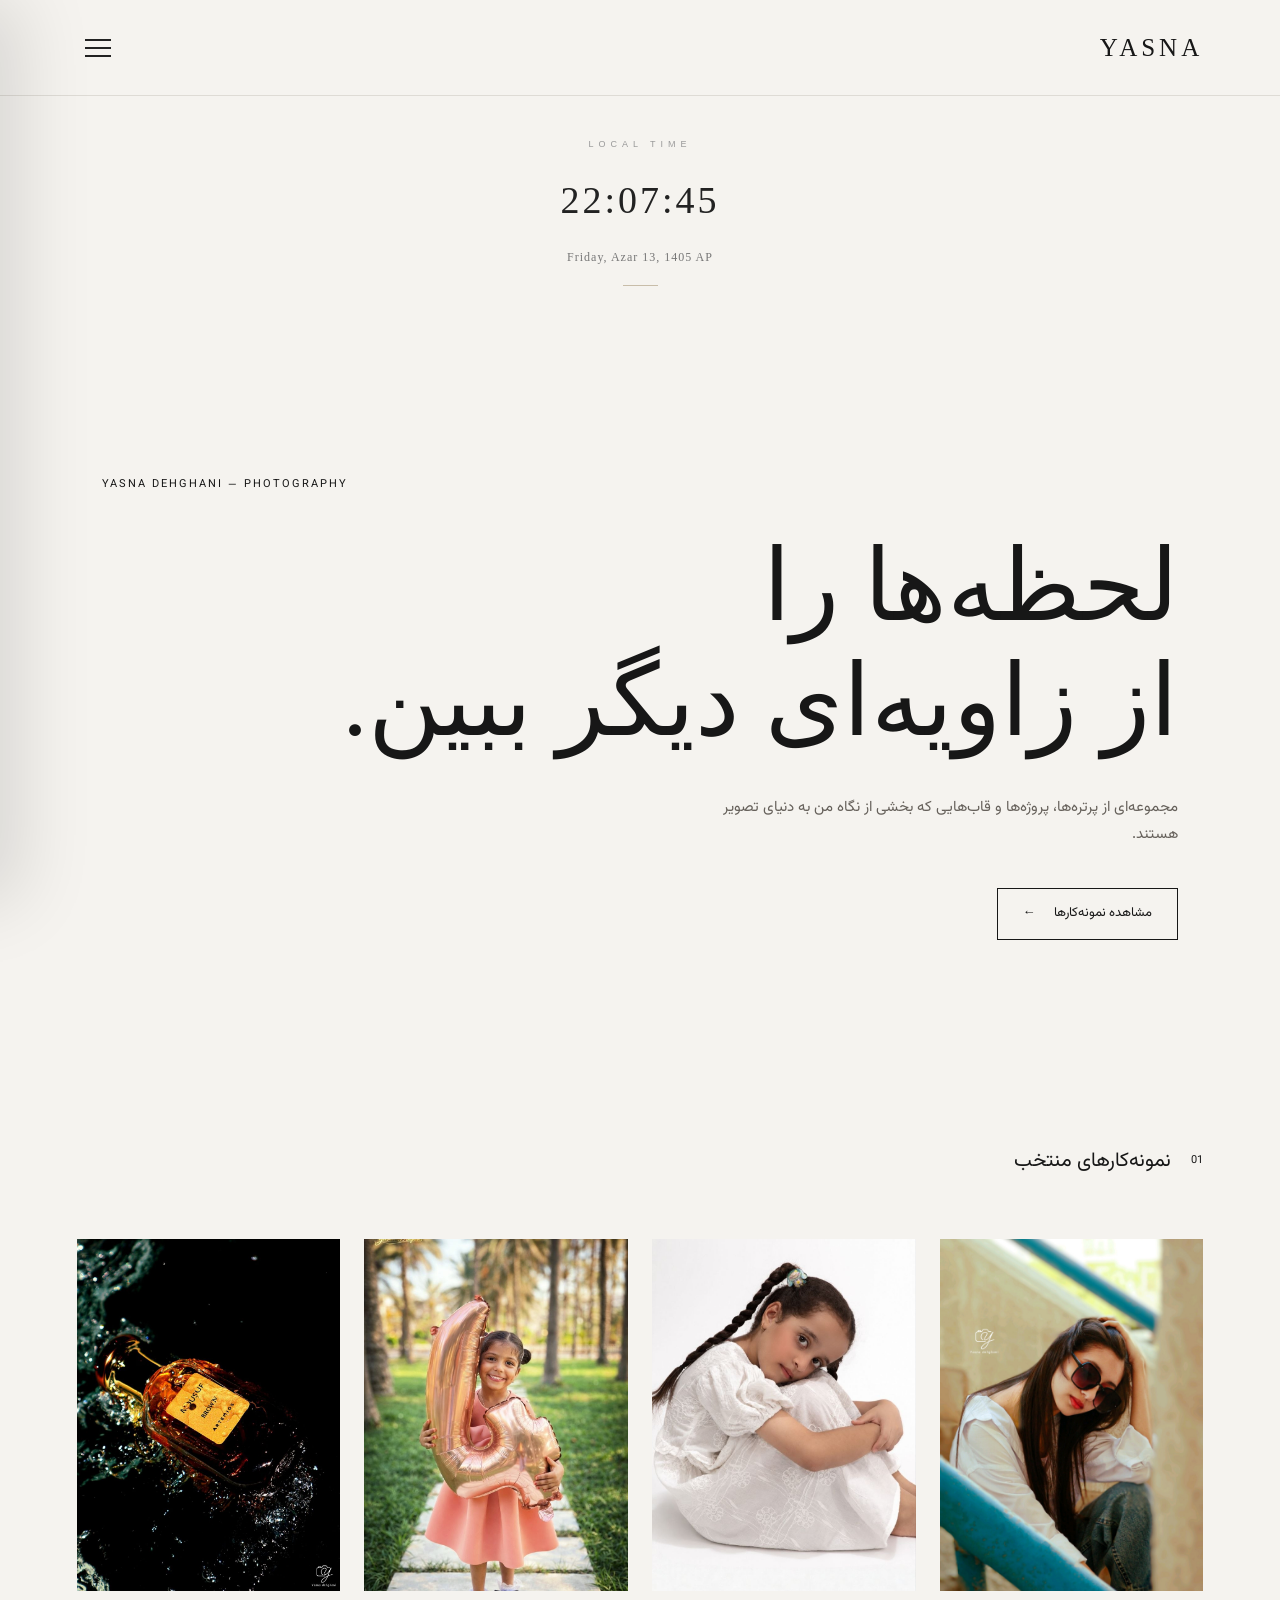
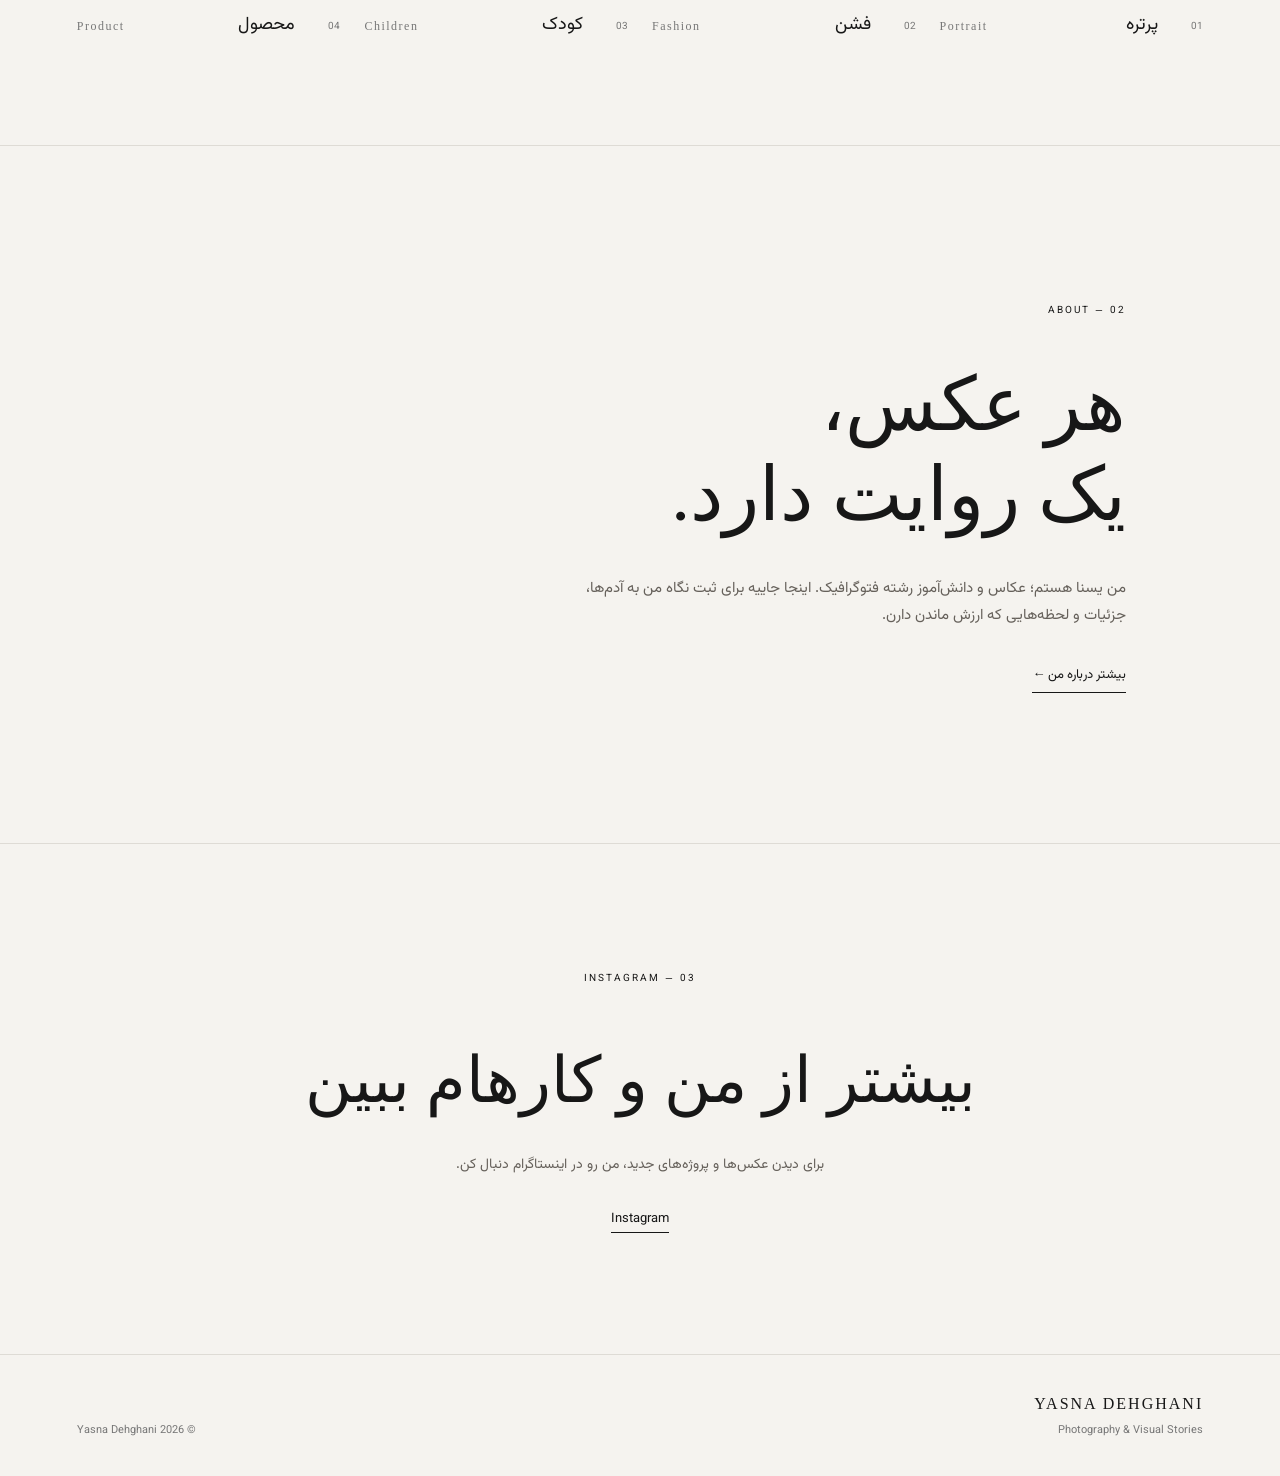
<file: index.html>
<!DOCTYPE html>
<html lang="fa">
<head>
    <meta charset="UTF-8">
    <meta name="viewport" content="width=device-width, initial-scale=1.0">
    <meta http-equiv="refresh" content="0; url=./yasna%20photography/index.html">
    <title>Yasna Dehghani | Photography</title>
</head>
<body>
    <p>در حال انتقال به سایت عکاسی یسنا دهقانی...</p>
    <a href="./yasna%20photography/index.html">ورود به سایت</a>
</body>
</html>
</file>
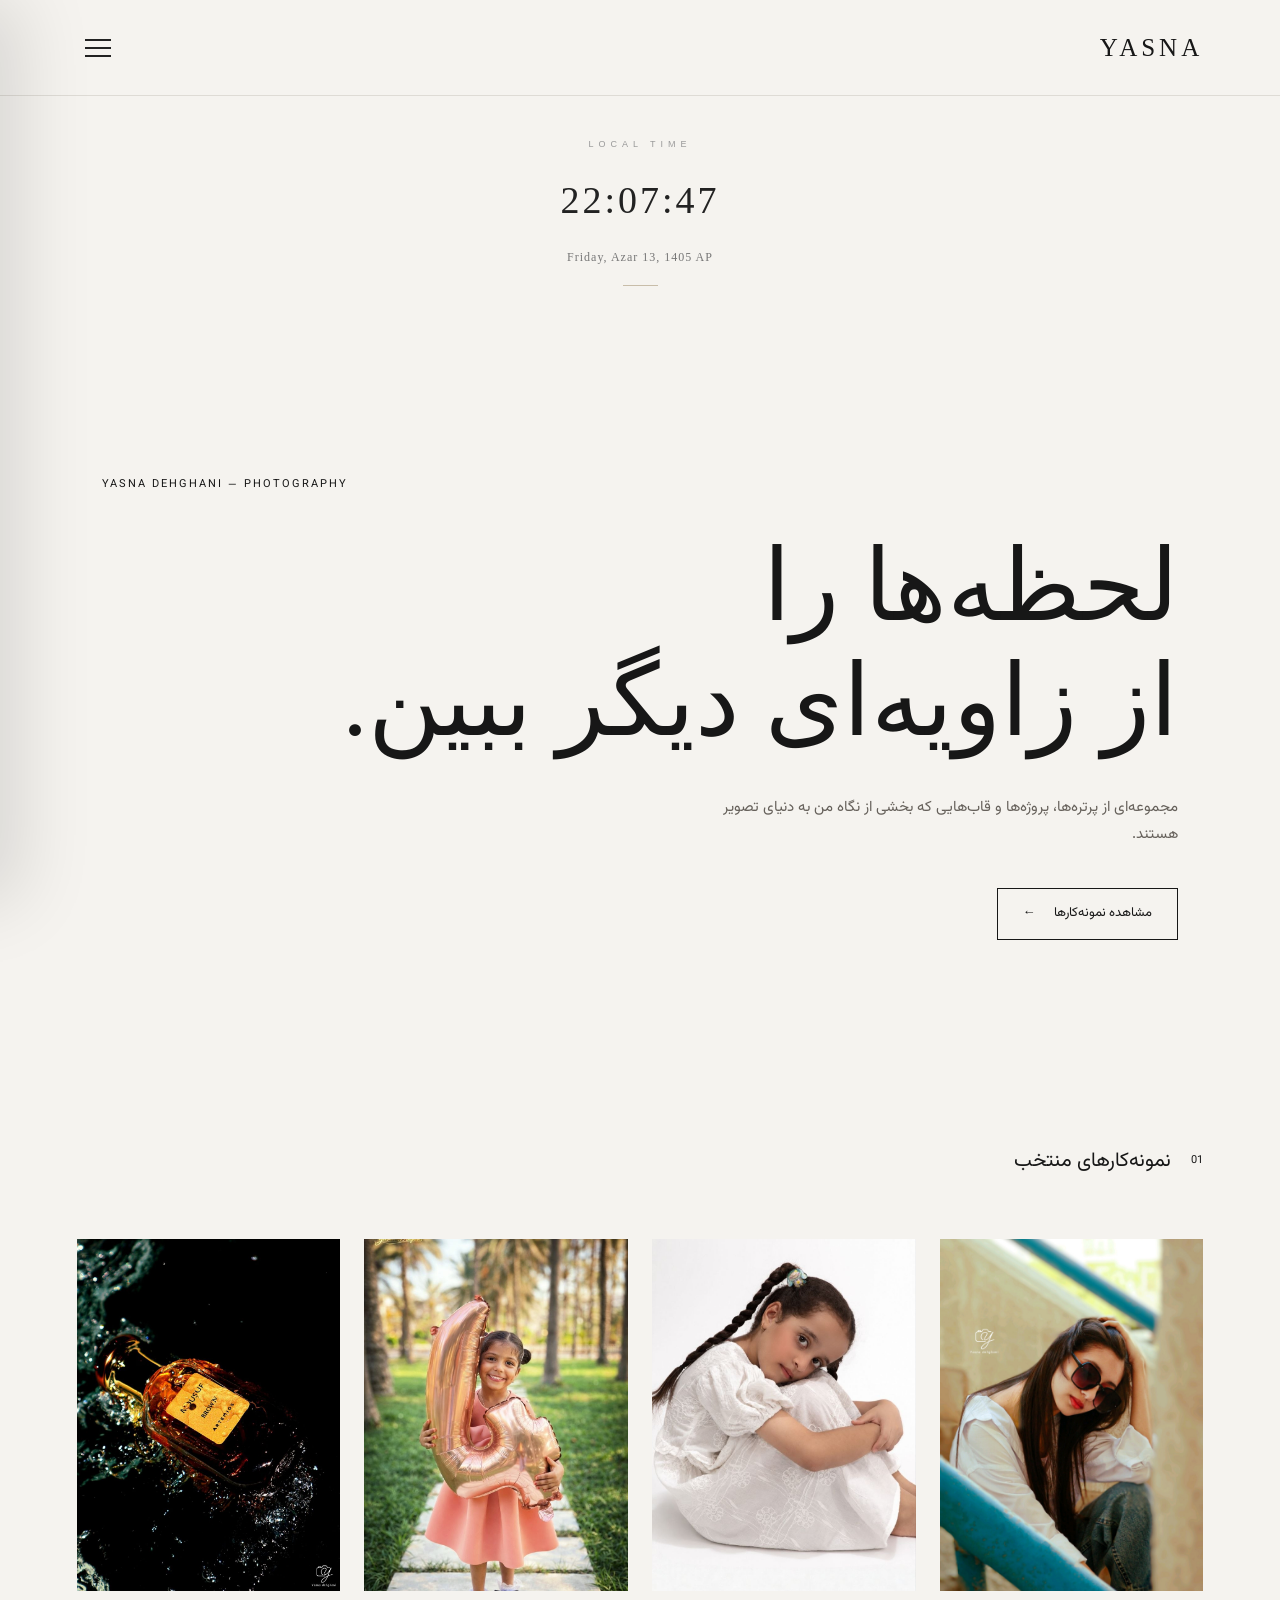
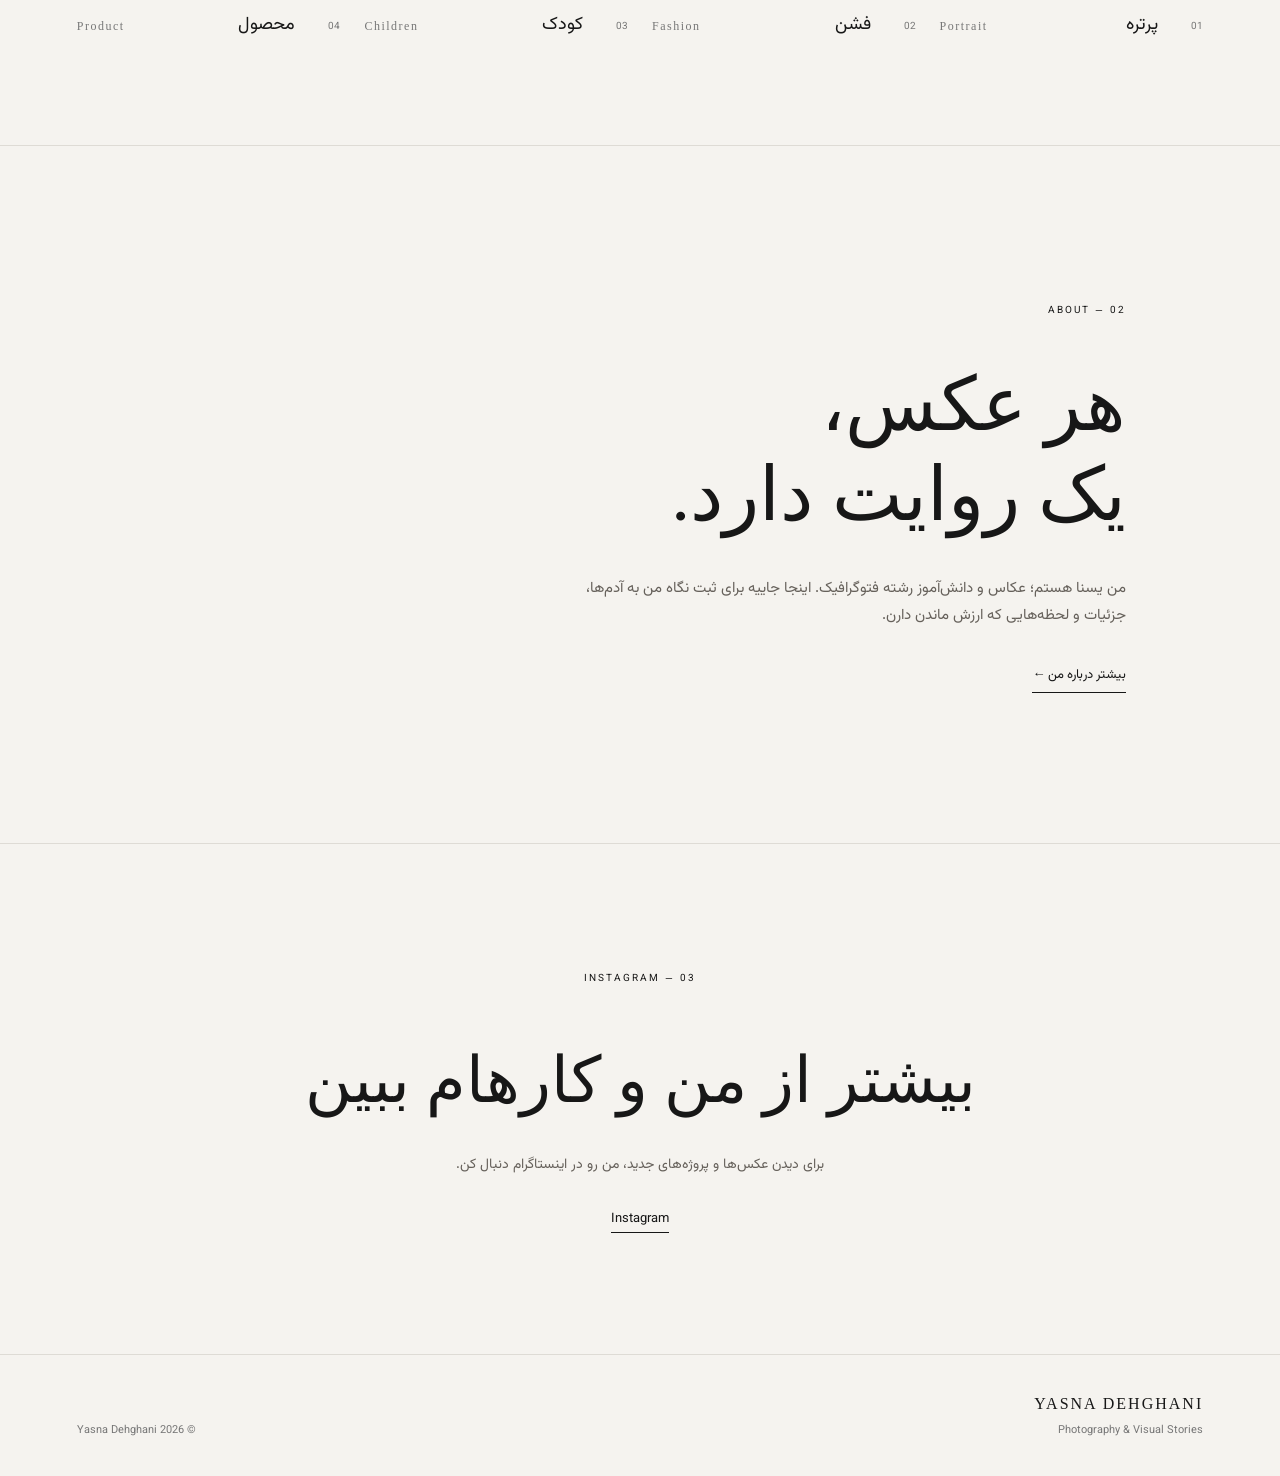
<file: yasna photography/index.html>
<!DOCTYPE html>
<html lang="fa" dir="rtl">

<head>
    <meta charset="UTF-8">
    <meta name="viewport" content="width=device-width, initial-scale=1.0">

    <title>یسنا دهقانی | عکاس</title>

    <link rel="stylesheet" href="style.css">
</head>

<body>

    <header class="site-header">

    <div class="logo">YASNA</div>

    <nav id="mainMenu">
        <a href="index.html">خانه</a>
        <a href="portfolio.html">نمونه‌کارها</a>
        <a href="about.html">درباره من</a>
        <a href="contact.html">تماس</a>
    </nav>

    <button class="menu-toggle" onclick="openMenu()" aria-label="باز کردن منو">
        <span></span>
        <span></span>
        <span></span>
    </button>

</header>

<div class="menu-overlay" id="menuOverlay" onclick="closeMenu()"></div>

<aside class="side-panel" id="sidePanel">

    <div class="editorial-top">
        <span>INDEPENDENT PHOTOGRAPHY</span>
        <span>VOL. 01 — YASNA</span>
    </div>

    <button class="close-menu" onclick="closeMenu()">×</button>

    <div class="editorial-title">
        <span class="title-number">THE VISUAL ARCHIVE</span>
        <h2>Beyond<br>the <i>frame.</i></h2>
        <div class="title-line"></div>
        <p>AN EYE FOR THE UNSEEN.</p>
    </div>

    <div class="editorial-nav-title">
        <span>INDEX</span>
        <span>CONTENTS / 04</span>
    </div>

    <div class="panel-links">
        <a href="index.html">
            <span class="link-number">01</span>
            <span class="link-name">خانه</span>
            <span class="link-arrow">↗</span>
        </a>

        <a href="portfolio.html">
            <span class="link-number">02</span>
            <span class="link-name">تمام نمونه‌کارها</span>
            <span class="link-arrow">↗</span>
        </a>

        <a href="about.html">
            <span class="link-number">03</span>
            <span class="link-name">درباره من</span>
            <span class="link-arrow">↗</span>
        </a>

        <a href="contact.html">
            <span class="link-number">04</span>
            <span class="link-name">تماس</span>
            <span class="link-arrow">↗</span>
        </a>
    </div>

    <div class="editorial-bottom">
        <span>PHOTOGRAPHY · ART · STORIES</span>
        <span>CAPTURED BY YASNA</span>
    </div>

</aside>


    <main>

<style>
.live-clock {
    direction: ltr;
    text-align: center;
    padding: 25px 15px;
    margin: 15px auto 30px;
    max-width: 340px;
    color: #222;
    font-family: Georgia, "Times New Roman", serif;
}

.live-clock .clock-label {
    font-family: Arial, sans-serif;
    font-size: 9px;
    letter-spacing: 5px;
    color: #999;
    margin-bottom: 14px;
}

.live-clock .clock-time {
    font-size: 38px;
    font-weight: normal;
    letter-spacing: 3px;
    font-variant-numeric: tabular-nums;
    margin-bottom: 12px;
}

.live-clock .clock-date {
    font-family: Georgia, "Times New Roman", serif;
    font-size: 12px;
    letter-spacing: 1px;
    color: #777;
}

.live-clock .clock-line {
    width: 35px;
    height: 1px;
    background: #c8bda9;
    margin: 17px auto 0;
}
</style>

<div class="live-clock">
    <div class="clock-label">LOCAL TIME</div>
    <div class="clock-time" id="liveTime">00:00:00</div>
    <div class="clock-date" id="liveDate">Loading date...</div>
    <div class="clock-line"></div>
</div>

<script>
function updateLiveClock() {
    const now = new Date();

    document.getElementById("liveTime").textContent =
        new Intl.DateTimeFormat("en-GB", {
            hour: "2-digit",
            minute: "2-digit",
            second: "2-digit",
            hourCycle: "h23"
        }).format(now);

    document.getElementById("liveDate").textContent =
        new Intl.DateTimeFormat("en-US-u-ca-persian", {
            weekday: "long",
            day: "numeric",
            month: "long",
            year: "numeric"
        }).format(now);
}

updateLiveClock();
setInterval(updateLiveClock, 1000);
</script>
<section class="hero">

            <p class="small-title">YASNA DEHGHANI — PHOTOGRAPHY</p>

            <h1>
                لحظه‌ها را
                <br>
                از زاویه‌ای دیگر ببین.
            </h1>

            <p class="intro">
                مجموعه‌ای از پرتره‌ها، پروژه‌ها و قاب‌هایی
                که بخشی از نگاه من به دنیای تصویر هستند.
            </p>

            <a class="button" href="portfolio.html">
                مشاهده نمونه‌کارها
                <span>←</span>
            </a>

        </section>


        <section class="featured">

            <div class="section-title">
                <span>01</span>
                <h2>نمونه‌کارهای منتخب</h2>
            </div>

            <div class="categories">

                <a href="portrait.html" class="category">
                    <div class="category-image"></div>
                    <div class="category-info">
                        <span>01</span>
                        <h3>پرتره</h3>
                        <p>Portrait</p>
                    </div>
                </a>

                <a href="fashion.html" class="category">
                    <div class="category-image"></div>
                    <div class="category-info">
                        <span>02</span>
                        <h3>فشن</h3>
                        <p>Fashion</p>
                    </div>
                </a>

                <a href="children.html" class="category">
                    <div class="category-image"></div>
                    <div class="category-info">
                        <span>03</span>
                        <h3>کودک</h3>
                        <p>Children</p>
                    </div>
                </a>

                <a href="product.html" class="category">
                    <div class="category-image"></div>
                    <div class="category-info">
                        <span>04</span>
                        <h3>محصول</h3>
                        <p>Product</p>
                    </div>
                </a>

            </div>

        </section>


        <section class="about-preview">

            <span>02 — ABOUT</span>

            <h2>
                هر عکس،
                <br>
                یک روایت دارد.
            </h2>

            <p>
                من یسنا هستم؛ عکاس و دانش‌آموز رشته فتوگرافیک.
                اینجا جاییه برای ثبت نگاه من به آدم‌ها،
                جزئیات و لحظه‌هایی که ارزش ماندن دارن.
            </p>

            <a href="about.html">بیشتر درباره من ←</a>

        </section>


        <section class="instagram">

            <span>03 — INSTAGRAM</span>

            <h2>بیشتر از من و کارهام ببین</h2>

            <p>
                برای دیدن عکس‌ها و پروژه‌های جدید،
                من رو در اینستاگرام دنبال کن.
            </p>

            <a href="https://www.instagram.com/y4sna.photography/" target="_blank" rel="noopener noreferrer">
    Instagram
</a>

        </section>

    </main>


    <footer>

        <div>
            <strong>YASNA DEHGHANI</strong>
            <p>Photography & Visual Stories</p>
        </div>

        <p>© 2026 Yasna Dehghani</p>

    </footer>
<script>
function openMenu() {
    document.getElementById("sidePanel").classList.add("active");
    document.getElementById("menuOverlay").classList.add("active");
}

function closeMenu() {
    document.getElementById("sidePanel").classList.remove("active");
    document.getElementById("menuOverlay").classList.remove("active");
}
</script>

</body>
</html>
</file>
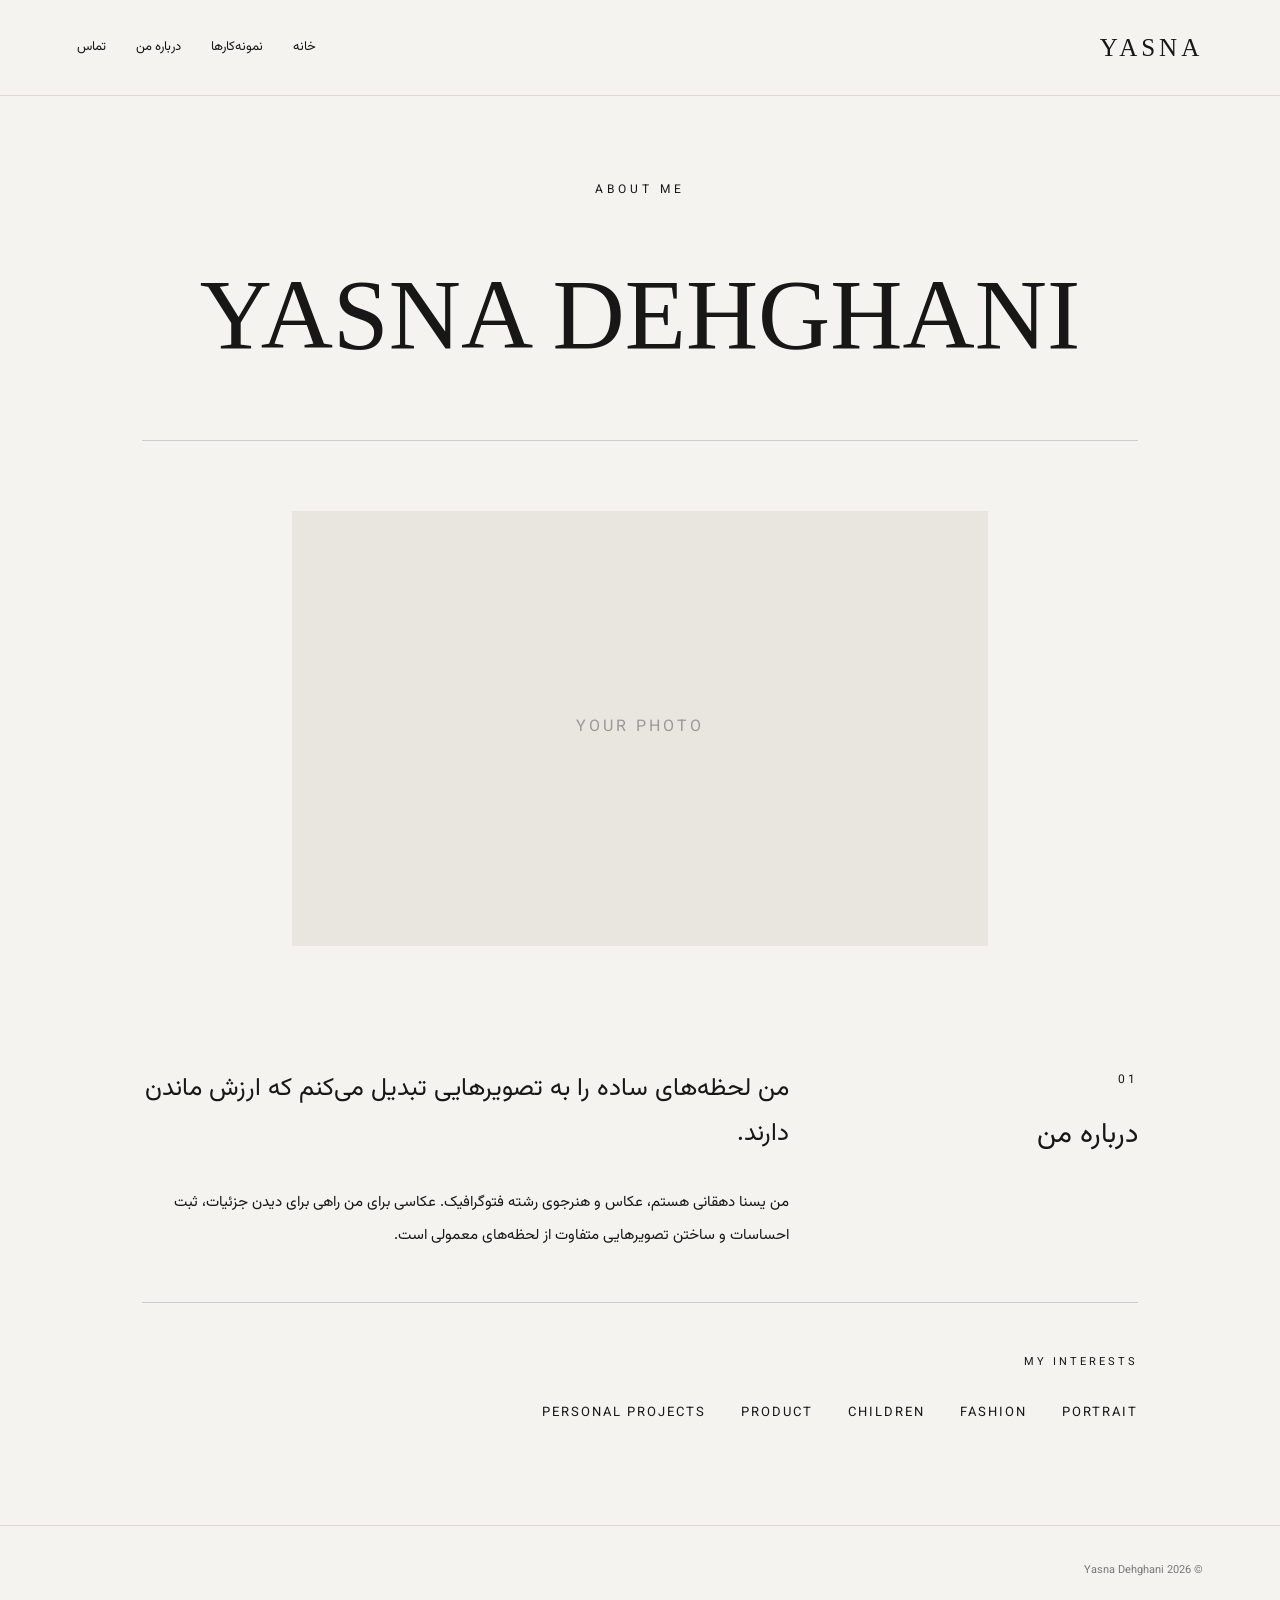
<file: yasna photography/about.html>
<!DOCTYPE html>
<html lang="fa" dir="rtl">

<head>
    <meta charset="UTF-8">
    <meta name="viewport" content="width=device-width, initial-scale=1.0">
    <title>درباره من | یسنا دهقانی</title>
    <link rel="stylesheet" href="style.css">
</head>

<body>

<header>
    <div class="logo">YASNA</div>

    <nav>
        <a href="index.html">خانه</a>
        <a href="portfolio.html">نمونه‌کارها</a>
        <a href="about.html">درباره من</a>
        <a href="#">تماس</a>
    </nav>
</header>

<main class="about-minimal">

    <div class="about-heading">
        <span>ABOUT ME</span>
        <h1>YASNA DEHGHANI</h1>
    </div>

    <div class="about-line"></div>

    <div class="about-main-image">
        <span>YOUR PHOTO</span>
    </div>

    <section class="about-story">

        <div class="about-story-title">
            <span>01</span>
            <h2>درباره من</h2>
        </div>

        <div class="about-story-text">
            <p class="about-lead">
                من لحظه‌های ساده را به تصویرهایی
                تبدیل می‌کنم که ارزش ماندن دارند.
            </p>

            <p>
                من یسنا دهقانی هستم، عکاس و هنرجوی
                رشته فتوگرافیک. عکاسی برای من راهی برای
                دیدن جزئیات، ثبت احساسات و ساختن تصویرهایی
                متفاوت از لحظه‌های معمولی است.
            </p>
        </div>

    </section>

    <div class="about-line"></div>

    <section class="about-interests">

        <span>MY INTERESTS</span>

        <div class="interest-list">
            <p>PORTRAIT</p>
            <p>FASHION</p>
            <p>CHILDREN</p>
            <p>PRODUCT</p>
            <p>PERSONAL PROJECTS</p>
        </div>

    </section>

</main>

<footer>
    <p>© 2026 Yasna Dehghani</p>
</footer>

</body>
</html>
</file>
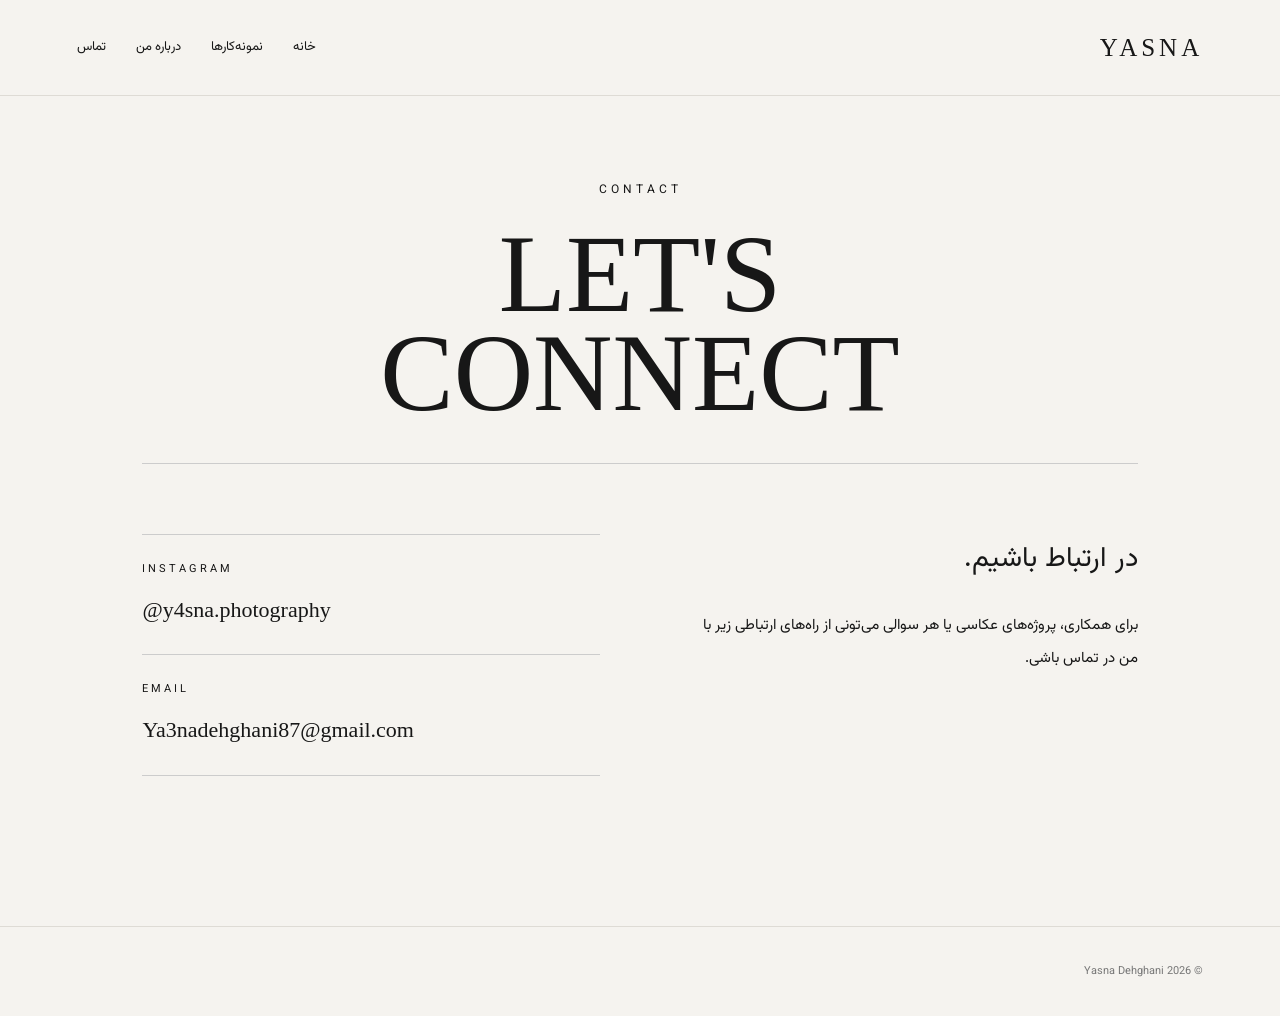
<file: yasna photography/contact.html>
<!DOCTYPE html>
<html lang="fa" dir="rtl">

<head>
    <meta charset="UTF-8">
    <meta name="viewport" content="width=device-width, initial-scale=1.0">
    <title>تماس | یسنا دهقانی</title>
    <link rel="stylesheet" href="style.css">
</head>

<body>

<header>
    <div class="logo">YASNA</div>

    <nav>
        <a href="index.html">خانه</a>
        <a href="portfolio.html">نمونه‌کارها</a>
        <a href="about.html">درباره من</a>
        <a href="contact.html">تماس</a>
    </nav>
</header>

<main class="contact-page">

    <div class="contact-heading">
        <span>CONTACT</span>
        <h1>LET'S<br>CONNECT</h1>
    </div>

    <div class="contact-line"></div>

    <section class="contact-content">

        <div class="contact-text">
            <h2>در ارتباط باشیم.</h2>

            <p>
                برای همکاری، پروژه‌های عکاسی یا هر سوالی
                می‌تونی از راه‌های ارتباطی زیر با من در تماس باشی.
            </p>
        </div>

        <div class="contact-links">

    <a href="https://instagram.com/y4sna.photography" class="contact-item">
        <span>INSTAGRAM</span>
        <strong>@y4sna.photography</strong>
    </a>

    <a href="mailto:Ya3nadehghani87@gmail.com" class="contact-item">
        <span>EMAIL</span>
        <strong>Ya3nadehghani87@gmail.com</strong>
    </a>

</div>

    </section>

</main>

<footer>
    <p>© 2026 Yasna Dehghani</p>
</footer>

</body>
</html>
</file>
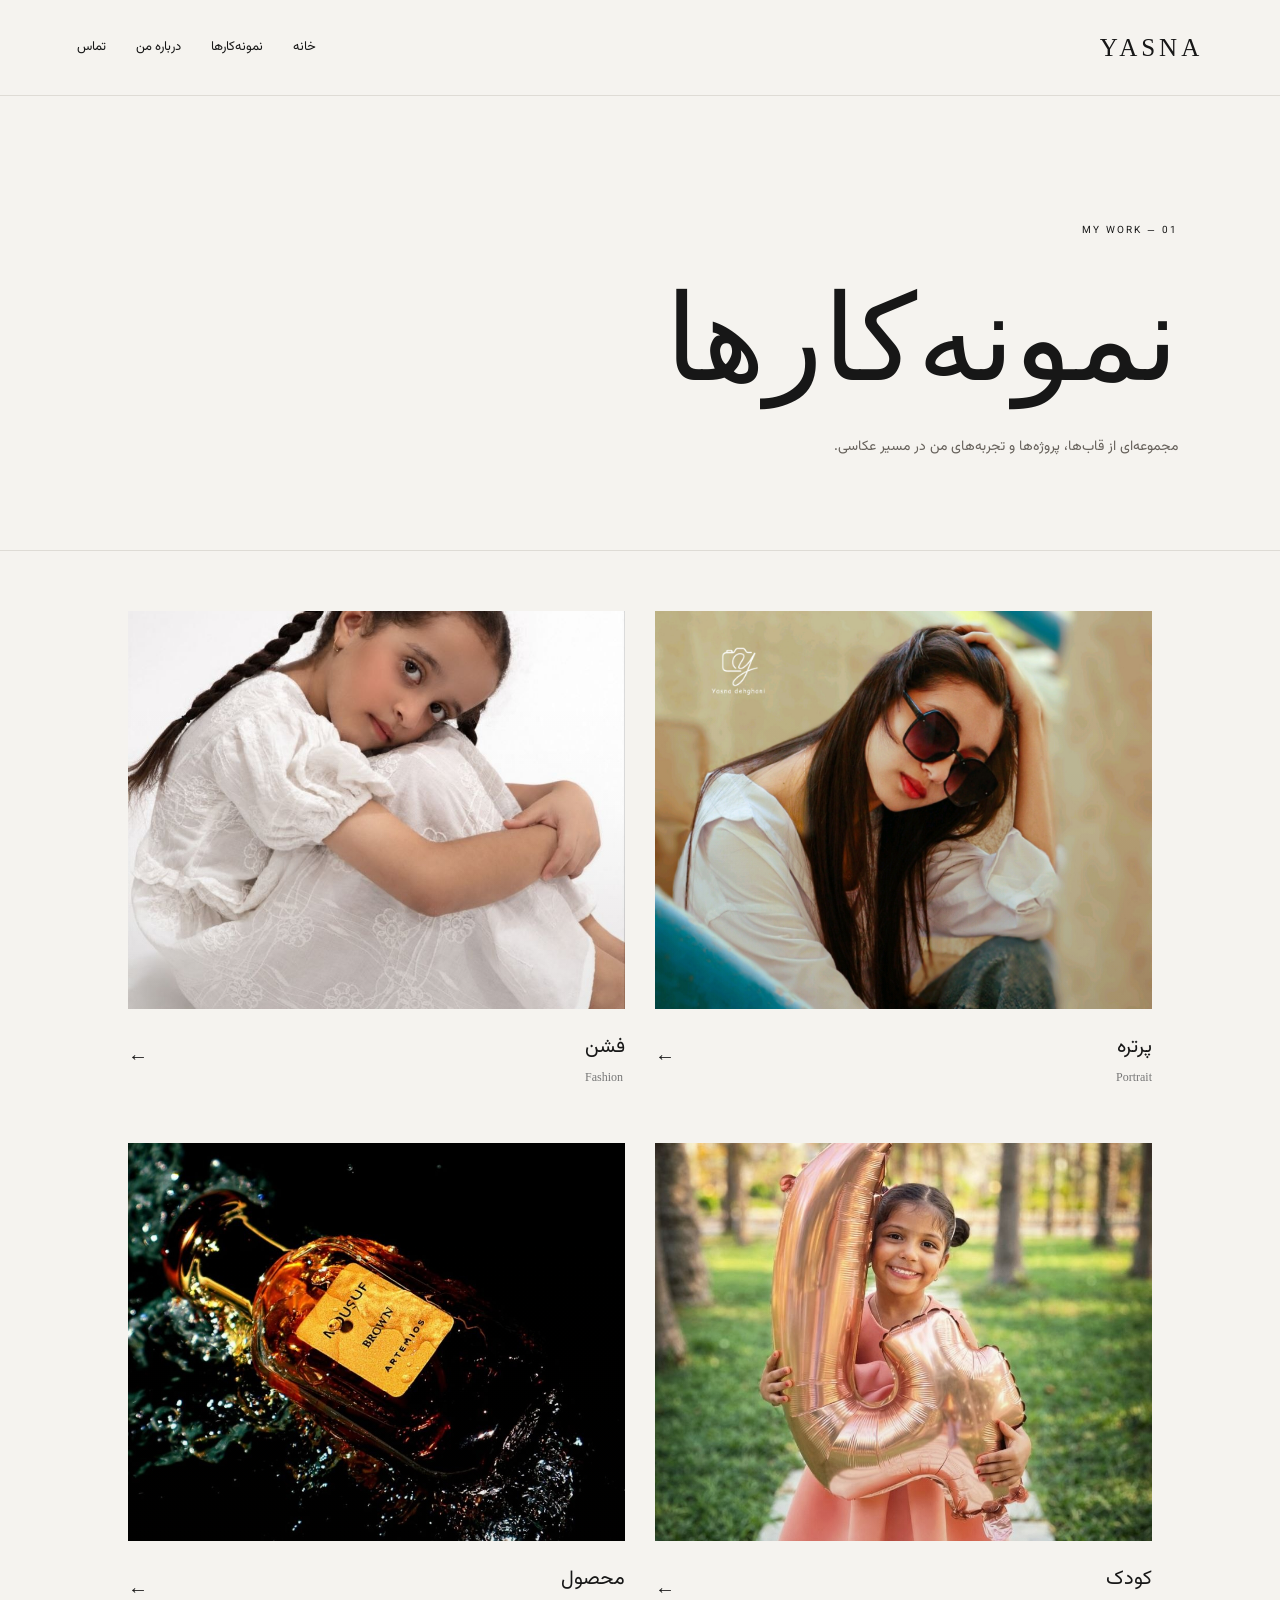
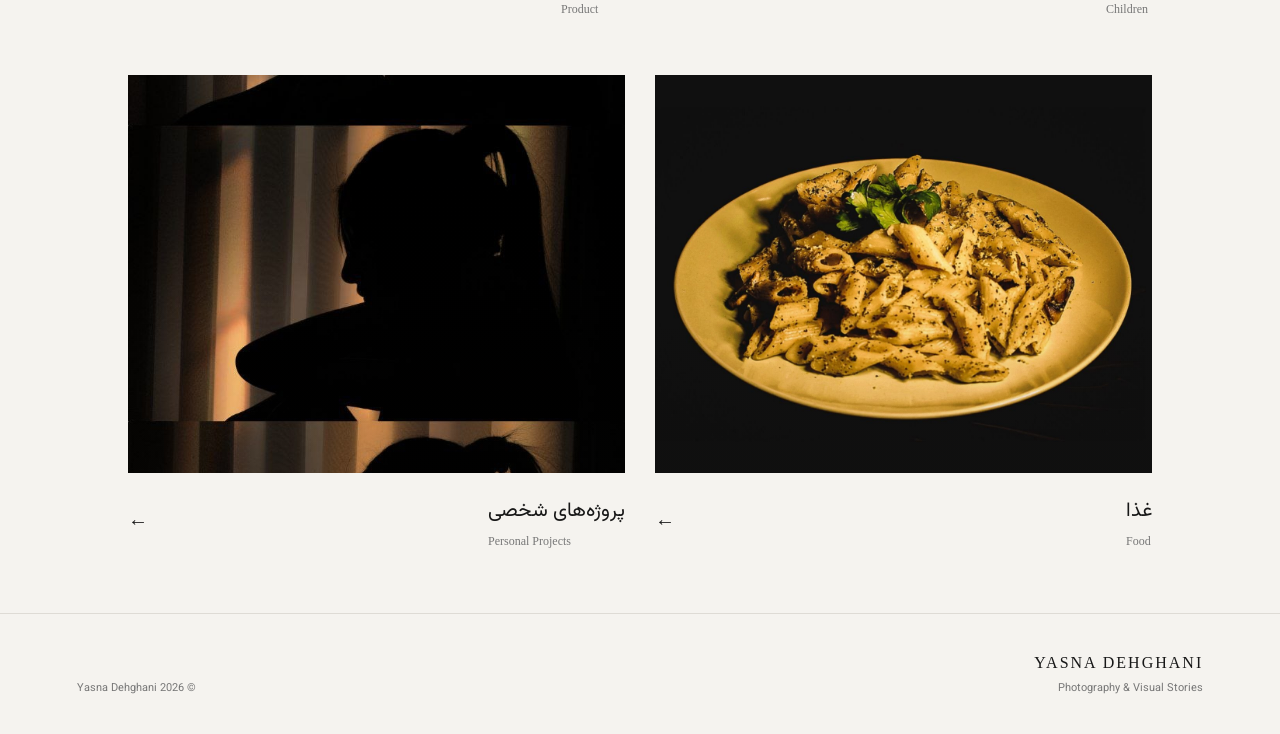
<file: yasna photography/portfolio.html>
<!DOCTYPE html>
<html lang="fa" dir="rtl">

<head>
    <meta charset="UTF-8">
    <meta name="viewport" content="width=device-width, initial-scale=1.0">

    <title>نمونه‌کارها | یسنا دهقانی</title>

    <link rel="stylesheet" href="style.css">
</head>

<body>

    <header>

        <a href="index.html" class="logo">
            YASNA
        </a>

        <nav>
            <a href="index.html">خانه</a>
            <a href="portfolio.html">نمونه‌کارها</a>
            <a href="about.html">درباره من</a>
            <a href="contact.html">تماس</a>
        </nav>

    </header>


    <main>

        <section class="portfolio-header">

            <span>MY WORK — 01</span>

            <h1>
                نمونه‌کارها
            </h1>

            <p>
                مجموعه‌ای از قاب‌ها، پروژه‌ها و تجربه‌های من
                در مسیر عکاسی.
            </p>

        </section>


        <section class="portfolio-grid">


            <a href="portrait.html" class="portfolio-card">

                <div class="portfolio-placeholder">
                    01
                </div>

                <div class="portfolio-card-info">

                    <div>
                        <h2>پرتره</h2>
                        <p>Portrait</p>
                    </div>

                    <span>←</span>

                </div>

            </a>


            <a href="fashion.html" class="portfolio-card">

                <div class="portfolio-placeholder">
                    02
                </div>

                <div class="portfolio-card-info">

                    <div>
                        <h2>فشن</h2>
                        <p>Fashion</p>
                    </div>

                    <span>←</span>

                </div>

            </a>


            <a href="children.html" class="portfolio-card">

                <div class="portfolio-placeholder">
                    03
                </div>

                <div class="portfolio-card-info">

                    <div>
                        <h2>کودک</h2>
                        <p>Children</p>
                    </div>

                    <span>←</span>

                </div>

            </a>


            <a href="product.html" class="portfolio-card">

                <div class="portfolio-placeholder">
                    04
                </div>

                <div class="portfolio-card-info">

                    <div>
                        <h2>محصول</h2>
                        <p>Product</p>
                    </div>

                    <span>←</span>

                </div>

            </a>


            <a href="food.html" class="portfolio-card">

                <div class="portfolio-placeholder">
                    05
                </div>

                <div class="portfolio-card-info">

                    <div>
                        <h2>غذا</h2>
                        <p>Food</p>
                    </div>

                    <span>←</span>

                </div>

            </a>


            <a href="personal.html" class="portfolio-card">

                <div class="portfolio-placeholder">
                    06
                </div>

                <div class="portfolio-card-info">

                    <div>
                        <h2>پروژه‌های شخصی</h2>
                        <p>Personal Projects</p>
                    </div>

                    <span>←</span>

                </div>

            </a>


        </section>

    </main>


    <footer>

        <div>
            <strong>YASNA DEHGHANI</strong>
            <p>Photography & Visual Stories</p>
        </div>

        <p>© 2026 Yasna Dehghani</p>

    </footer>

</body>
</html>
</file>
<file: yasna photography/style.css>
@import url('https://fonts.googleapis.com/css2?family=Vazirmatn:wght@300;400;500;600&display=swap');

* {
    margin: 0;
    padding: 0;
    box-sizing: border-box;
}

html {
    scroll-behavior: smooth;
}

body {
    background: #f5f3ef;
    color: #171717;
    font-family: 'Vazirmatn', sans-serif;
    line-height: 1.8;
}

a {
    color: inherit;
    text-decoration: none;
}


/* HEADER */

header {
    width: 100%;
    padding: 25px 6%;
    display: flex;
    justify-content: space-between;
    align-items: center;
    border-bottom: 1px solid #dedbd5;
}

.logo {
    font-family: Georgia, serif;
    font-size: 25px;
    letter-spacing: 4px;
    direction: ltr;
}

nav {
    display: flex;
    gap: 30px;
}

nav a {
    font-size: 13px;
    transition: opacity 0.3s;
}

nav a:hover {
    opacity: 0.5;
}


/* HERO */

.hero {
    min-height: 78vh;
    padding: 110px 8% 80px;
    display: flex;
    flex-direction: column;
    justify-content: center;
}

.small-title {
    font-size: 11px;
    letter-spacing: 2px;
    direction: ltr;
    margin-bottom: 35px;
}

.hero h1 {
    font-family: Georgia, serif;
    font-size: clamp(45px, 8vw, 100px);
    font-weight: 400;
    line-height: 1.15;
    max-width: 850px;
}

.intro {
    max-width: 480px;
    margin-top: 35px;
    font-size: 15px;
    color: #66615b;
}

.button {
    width: fit-content;
    margin-top: 40px;
    padding: 13px 25px;
    border: 1px solid #171717;
    font-size: 13px;
    transition: 0.3s;
}

.button span {
    margin-right: 15px;
}

.button:hover {
    background: #171717;
    color: #fff;
}


/* FEATURED */

.featured {
    padding: 100px 6%;
}

.section-title {
    display: flex;
    align-items: center;
    gap: 20px;
    margin-bottom: 60px;
}

.section-title span {
    font-size: 11px;
    direction: ltr;
}

.section-title h2 {
    font-size: 20px;
    font-weight: 400;
}

.categories {
    display: grid;
    grid-template-columns: repeat(2, 1fr);
    gap: 60px 35px;
}

.category {
    display: block;
}

.categories {
    display: grid;
    grid-template-columns: repeat(4, minmax(0, 1fr));
    gap: 24px;
    align-items: start;
}

.category {
    display: block;
    min-width: 0;
    text-decoration: none;
    color: inherit;
}

.category-image {
    width: 100%;
    aspect-ratio: 3 / 4;
    height: auto;
    box-sizing: border-box;
    margin: 0 0 18px;
    padding: 0;

    background-color: #ddd9d2;
    background-position: center;
    background-size: cover;
    background-repeat: no-repeat;

    overflow: hidden;
    transition: transform 0.5s ease;
}

/* PORTRAIT */
.category:nth-child(1) .category-image {
    background-image: url("images/portrait.jpg");
}

/* FASHION */
.category:nth-child(2) .category-image {
    background-image: url("images/fashion.jpg");
}

/* CHILDREN */
.category:nth-child(3) .category-image {
    background-image: url("images/children.jpg");
}

/* PRODUCT */
.category:nth-child(4) .category-image {
    background-image: url("images/product.jpg");
}

/* HOVER EFFECT */
.category:hover .category-image {
    transform: scale(1);
}

/* CATEGORY TITLES */
.category-info {
    display: grid;
    grid-template-columns: 30px 1fr;
    align-items: start;
    gap: 4px 10px;
}

.category-info > span {
    grid-row: 1 / 3;
    font-size: 11px;
    color: #9b8063;
}

.category-info h3 {
    margin: 0;
    font-size: 17px;
    font-weight: 400;
}

.category-info p {
    margin: 4px 0 0;
    font-size: 11px;
    letter-spacing: 1.5px;
    color: #8b847a;
}

/* TABLET */
@media (max-width: 900px) {
    .categories {
        grid-template-columns: repeat(2, minmax(0, 1fr));
        gap: 30px 18px;
    }
}

/* MOBILE */
@media (max-width: 480px) {
    .categories {
        grid-template-columns: repeat(2, minmax(0, 1fr));
        gap: 24px 12px;
    }

    .category-image {
        margin-bottom: 12px;
    }

    .category-info h3 {
        font-size: 15px;
    }
}

.category:hover .category-image {
    transform: scale(1);
}

.category-info {
    display: grid;
    grid-template-columns: 35px 1fr auto;
    align-items: center;
}

.category-info span {
    font-size: 10px;
    color: #777;
}

.category-info h3 {
    font-size: 18px;
    font-weight: 400;
}

.category-info p {
    font-family: Georgia, serif;
    font-size: 12px;
    direction: ltr;
    color: #777;
}


/* ABOUT */

.about-preview {
    padding: 150px 12%;
    border-top: 1px solid #dedbd5;
}

.about-preview > span,
.instagram > span {
    font-size: 10px;
    letter-spacing: 2px;
    direction: ltr;
}

.about-preview h2 {
    font-family: Georgia, serif;
    font-size: clamp(40px, 6vw, 75px);
    font-weight: 400;
    line-height: 1.2;
    margin: 35px 0;
}

.about-preview p {
    max-width: 550px;
    color: #66615b;
    font-size: 15px;
}

.about-preview a {
    display: inline-block;
    margin-top: 35px;
    border-bottom: 1px solid #171717;
    padding-bottom: 5px;
    font-size: 13px;
}


/* INSTAGRAM */

.instagram {
    padding: 120px 6%;
    text-align: center;
    border-top: 1px solid #dedbd5;
}

.instagram h2 {
    font-family: Georgia, serif;
    font-size: clamp(35px, 5vw, 65px);
    font-weight: 400;
    margin: 30px 0 15px;
}

.instagram p {
    color: #66615b;
    font-size: 14px;
}

.instagram a {
    display: inline-block;
    margin-top: 30px;
    font-size: 13px;
    border-bottom: 1px solid #171717;
}


/* FOOTER */

footer {
    border-top: 1px solid #dedbd5;
    padding: 35px 6%;
    display: flex;
    justify-content: space-between;
    align-items: end;
}

footer strong {
    font-family: Georgia, serif;
    letter-spacing: 2px;
    font-weight: 400;
    direction: ltr;
}

footer p {
    font-size: 11px;
    color: #777;
}


/* MOBILE */

@media (max-width: 700px) {

    header {
    padding: 20px 3%;
    display: flex;
    justify-content: space-between;
    align-items: center;
}

    .logo {
        font-size: 20px;
    }
nav {
        gap: 12px;
    }

    nav a {
        font-size: 10px;
    }

    .hero {
        min-height: 75vh;
        padding: 70px 7% 60px;
    }

    .small-title {
        font-size: 9px;
        margin-bottom: 25px;
    }

    .hero h1 {
        font-size: 48px;
    }

    .intro {
        font-size: 13px;
        margin-top: 25px;
    }

    .featured {
        padding: 80px 6%;
    }

    .categories {
        grid-template-columns: 1fr;
        gap: 45px;
    }

    .category-image {
        aspect-ratio: 4 / 5;
    }

    .about-preview {
        padding: 100px 8%;
    }

    .about-preview h2 {
        font-size: 45px;
    }

    .instagram {
        padding: 90px 7%;
    }

    footer {
        padding: 30px 6%;
        flex-direction: column;
        align-items: flex-start;
        gap: 20px;
    }
}
/* PORTFOLIO PAGE */

.portfolio-header {
    padding: 120px 8% 90px;
    border-bottom: 1px solid #dedbd5;
}

.portfolio-header span {
    font-size: 10px;
    letter-spacing: 2px;
    direction: ltr;
}

.portfolio-header h1 {
    font-family: Georgia, serif;
    font-size: clamp(55px, 10vw, 120px);
    font-weight: 400;
    line-height: 1;
    margin: 35px 0;
}

.portfolio-header p {
    max-width: 500px;
    color: #66615b;
    font-size: 14px;
}


/* PORTFOLIO GRID */

.portfolio-grid {
    padding: 90px 6%;
    display: grid;
    grid-template-columns: repeat(2, 1fr);
    gap: 80px 35px;
}

.portfolio-card {
    display: block;
}

.portfolio-placeholder {
    width: 100%;
    aspect-ratio: 4 / 5;
    position: relative;
    overflow: hidden;
    isolation: isolate;

    display: flex;
    align-items: center;
    justify-content: center;

    font-family: Georgia, serif;
    font-size: 0;
    color: transparent;

    background-color: #ddd9d2;
    background-position: center;
    background-size: cover;
    background-repeat: no-repeat;

    transition: background-size 1.2s ease;
}


.portfolio-card:nth-child(1) .portfolio-placeholder {
    background-image: url("images/portrait.jpg");
}

.portfolio-card:nth-child(2) .portfolio-placeholder {
    background-image: url("images/fashion.jpg");
}

.portfolio-card:nth-child(3) .portfolio-placeholder {
    background-image: url("images/children.jpg");
}

.portfolio-card:nth-child(4) .portfolio-placeholder {
    background-image: url("images/product.jpg");
}

.portfolio-card:nth-child(5) .portfolio-placeholder {
    background-image: url("images/food.jpg");
}

.portfolio-card:nth-child(6) .portfolio-placeholder {
    background-image: url("images/personal.jpg");
}


.portfolio-placeholder::after {
    content: "";
    position: absolute;
    inset: 0;

    background: linear-gradient(
        to top,
        rgba(12, 10, 8, 0.55),
        rgba(12, 10, 8, 0.08) 50%,
        transparent 80%
    );

    opacity: 0.15;
    transition: opacity 0.8s ease;
    pointer-events: none;
}



.portfolio-card-info {
    display: flex;
    justify-content: space-between;
    align-items: center;
    padding-top: 20px;
}

.portfolio-card-info h2 {
    font-size: 20px;
    font-weight: 400;
}

.portfolio-card-info p {
    font-family: Georgia, serif;
    direction: ltr;
    color: #777;
    font-size: 12px;
    margin-top: 2px;
}

.portfolio-card-info > span {
    font-size: 20px;
    transition: transform 0.3s ease;
}

.portfolio-card:hover .portfolio-card-info > span {
    transform: translateX(-8px);
}


/* PORTFOLIO MOBILE */

@media (max-width: 700px) {

    .portfolio-header {
        padding: 80px 7% 65px;
    }

    .portfolio-header h1 {
        font-size: 58px;
        margin: 25px 0;
    }

    .portfolio-header p {
        font-size: 13px;
    }

    .portfolio-grid {
        padding: 60px 6%;
        grid-template-columns: 1fr;
        gap: 55px;
    }

    .portfolio-placeholder {
        aspect-ratio: 4 / 5;
    }

    .portfolio-card-info h2 {
        font-size: 18px;
    }
}
/* PROJECT PAGE */

.project-header {
    padding: 120px 8% 90px;
    border-bottom: 1px solid #dedbd5;
}

.project-header span {
    font-size: 10px;
    letter-spacing: 2px;
    direction: ltr;
}

.project-header h1 {
    font-family: Georgia, serif;
    font-size: clamp(65px, 12vw, 140px);
    font-weight: 400;
    line-height: 1;
    margin: 30px 0;
}

.project-header p {
    max-width: 500px;
    color: #66615b;
    font-size: 14px;
}


/* GALLERY */

.gallery {
    padding: 100px 6%;
    display: grid;
    grid-template-columns: repeat(2, 1fr);
    gap: 80px 30px;
}

.photo-placeholder {
    width: 100%;
    aspect-ratio: 4 / 5;
    background: #ddd9d2;

    display: flex;
    align-items: center;
    justify-content: center;

    font-family: Georgia, serif;
    font-size: 35px;
    color: #aaa49b;
}


/* BACK */

.back-link {
    padding: 20px 6% 120px;
}

.back-link a {
    font-size: 13px;
    border-bottom: 1px solid #171717;
    padding-bottom: 5px;
}


/* PROJECT MOBILE */

@media (max-width: 700px) {

    .project-header {
        padding: 80px 7% 60px;
    }

    .project-header h1 {
        font-size: 70px;
        margin: 25px 0;
    }

    .gallery {
        padding: 60px 6%;
        grid-template-columns: 1fr;
        gap: 45px;
    }

    .back-link {
        padding-bottom: 80px;
    }
}
/* REFINED PORTFOLIO SIZE */

.portfolio-grid {
    padding: 60px 10%;
    gap: 55px 30px;
}

.portfolio-placeholder {
    aspect-ratio: 5 / 4;
}

.gallery {
    padding: 60px 10%;
    gap: 45px 25px;
}

.photo-placeholder {
    aspect-ratio: 5 / 4;
    font-size: 25px;
}

.project-header {
    padding: 80px 10% 55px;
}

.project-header h1 {
    font-size: clamp(48px, 7vw, 85px);
    margin: 22px 0;
}

@media (max-width: 700px) {

    .portfolio-grid {
        padding: 40px 7%;
        gap: 35px 20px;
    }

    .portfolio-placeholder {
        aspect-ratio: 4 / 3;
    }

    .gallery {
        padding: 40px 7%;
        gap: 25px;
    }

    .photo-placeholder {
        aspect-ratio: 4 / 3;
    }

    .project-header {
        padding: 60px 7% 40px;
    }

    .project-header h1 {
        font-size: 52px;
    }
}
.featured-card {
    aspect-ratio: 16 / 9;
    height: auto;
    min-height: 0;
}

.featured-grid {
    padding: 40px 15%;
    gap: 25px;
}

@media (max-width: 700px) {
    .featured-card {
        aspect-ratio: 16 / 9;
    }

    .featured-grid {
        padding: 30px 10%;
    }
}
.about-page {
    min-height: 70vh;
    padding: 100px 15%;
    display: flex;
    flex-direction: column;
    justify-content: center;
    max-width: 1000px;
    margin: auto;
}

.about-page > span {
    font-size: 13px;
    letter-spacing: 4px;
    direction: ltr;
    text-align: left;
    margin-bottom: 25px;
}

.about-page h1 {
    font-family: Georgia, serif;
    font-size: clamp(55px, 9vw, 110px);
    font-weight: 400;
    margin: 0 0 10px;
    line-height: 1;
}

.about-page h2 {
    font-size: 20px;
    font-weight: 400;
    margin: 0 0 40px;
}

.about-page p {
    max-width: 650px;
    font-size: 16px;
    line-height: 2.2;
    margin: 0 0 20px;
}

@media (max-width: 700px) {

    .about-page {
        padding: 70px 9%;
    }

    .about-page h1 {
        font-size: 58px;
    }

    .about-page h2 {
        font-size: 17px;
        margin-bottom: 30px;
    }

    .about-page p {
        font-size: 15px;
        line-height: 2;
    }
}
.about-new {
    padding: 70px 10%;
}

.about-top {
    display: flex;
    justify-content: space-between;
    align-items: center;
    margin-bottom: 90px;
    font-size: 12px;
    letter-spacing: 3px;
    direction: ltr;
}

.about-intro {
    display: grid;
    grid-template-columns: 1fr 1fr;
    gap: 80px;
    align-items: end;
}

.about-title h1 {
    font-family: Georgia, serif;
    font-size: clamp(55px, 9vw, 120px);
    font-weight: 400;
    line-height: 0.9;
    margin: 0;
    direction: ltr;
    text-align: left;
}

.about-description {
    max-width: 480px;
}

.about-big {
    font-size: 25px !important;
    line-height: 1.8 !important;
    margin-bottom: 35px !important;
}

.about-description p {
    font-size: 15px;
    line-height: 2.2;
}

.about-photo {
    width: 70%;
    margin: 100px auto;
}

.about-photo div {
    aspect-ratio: 4 / 3;
    background: #e9e6e0;
    display: flex;
    align-items: center;
    justify-content: center;
    color: #999;
    letter-spacing: 3px;
    direction: ltr;
}

.about-bottom {
    border-top: 1px solid #ccc;
    padding-top: 25px;
    display: flex;
    justify-content: space-between;
    gap: 30px;
    font-size: 12px;
    letter-spacing: 2px;
}

@media (max-width: 700px) {

    .about-new {
        padding: 45px 7%;
    }

    .about-top {
        margin-bottom: 60px;
    }

    .about-intro {
        grid-template-columns: 1fr;
        gap: 45px;
    }

    .about-title h1 {
        font-size: 62px;
    }

    .about-big {
        font-size: 20px !important;
    }

    .about-photo {
        width: 100%;
        margin: 65px auto;
    }

    .about-bottom {
        display: block;
    }

    .about-bottom p {
        margin-top: 20px;
        line-height: 2;
    }
}
.about-minimal {
    width: 100%;
    max-width: 1200px;
    margin: 0 auto;
    padding: 80px 8%;
    box-sizing: border-box;
}

.about-heading {
    text-align: center;
    margin-bottom: 35px;
}

.about-heading span {
    font-size: 12px;
    letter-spacing: 4px;
}

.about-heading h1 {
    font-family: Georgia, serif;
    font-size: clamp(45px, 8vw, 100px);
    font-weight: 400;
    direction: ltr;
    margin: 20px 0 0;
}

.about-line {
    width: 100%;
    height: 1px;
    background: #ccc;
}

.about-main-image {
    width: 70%;
    max-width: 750px;
    aspect-ratio: 16 / 10;
    margin: 70px auto;
    background: #e9e6e0;
    display: flex;
    align-items: center;
    justify-content: center;
    color: #999;
    letter-spacing: 3px;
    direction: ltr;
}

.about-story {
    display: grid;
    grid-template-columns: 30% 70%;
    gap: 50px;
    padding: 50px 0;
}

.about-story-title span {
    font-size: 12px;
    letter-spacing: 3px;
}

.about-story-title h2 {
    font-size: 28px;
    font-weight: 400;
    margin-top: 15px;
}

.about-story-text {
    max-width: 650px;
}

.about-lead {
    font-size: 25px !important;
    line-height: 1.8 !important;
    margin-bottom: 30px !important;
}

.about-story-text p {
    font-size: 15px;
    line-height: 2.2;
}

.about-interests {
    padding: 45px 0 20px;
}

.about-interests > span {
    font-size: 11px;
    letter-spacing: 3px;
}

.interest-list {
    display: flex;
    flex-wrap: wrap;
    gap: 15px 35px;
    margin-top: 25px;
}

.interest-list p {
    margin: 0;
    font-size: 13px;
    letter-spacing: 2px;
    direction: ltr;
}

@media (max-width: 700px) {

    .about-minimal {
        padding: 55px 7%;
    }

    .about-heading h1 {
        font-size: 48px;
    }

    .about-main-image {
        width: 100%;
        margin: 50px auto;
    }

    .about-story {
        grid-template-columns: 1fr;
        gap: 20px;
    }

    .about-lead {
        font-size: 20px !important;
    }

    .interest-list {
        gap: 15px 20px;
    }
}
.contact-page {
    width: 100%;
    max-width: 1200px;
    margin: 0 auto;
    padding: 80px 8%;
    box-sizing: border-box;
}

.contact-heading {
    text-align: center;
    margin-bottom: 40px;
}

.contact-heading span {
    font-size: 12px;
    letter-spacing: 4px;
}

.contact-heading h1 {
    font-family: Georgia, serif;
    font-size: clamp(55px, 9vw, 110px);
    font-weight: 400;
    line-height: 0.9;
    direction: ltr;
    margin: 20px 0;
}

.contact-line {
    width: 100%;
    height: 1px;
    background: #ccc;
}

.contact-content {
    display: grid;
    grid-template-columns: 1fr 1fr;
    gap: 80px;
    padding: 70px 0;
}

.contact-text {
    max-width: 450px;
}

.contact-text h2 {
    font-size: 28px;
    font-weight: 400;
    margin-bottom: 25px;
}

.contact-text p {
    font-size: 15px;
    line-height: 2.2;
}

.contact-links {
    display: flex;
    flex-direction: column;
}

.contact-item {
    text-decoration: none;
    color: inherit;
    border-bottom: 1px solid #ccc;
    padding: 25px 0;
    direction: ltr;
}

.contact-item:first-child {
    border-top: 1px solid #ccc;
}

.contact-item span {
    display: block;
    font-size: 11px;
    letter-spacing: 3px;
    margin-bottom: 10px;
}

.contact-item strong {
    font-family: Georgia, serif;
    font-size: 22px;
    font-weight: 400;
}

@media (max-width: 700px) {

    .contact-page {
        padding: 55px 7%;
    }

    .contact-heading h1 {
        font-size: 60px;
    }

    .contact-content {
        grid-template-columns: 1fr;
        gap: 45px;
        padding: 50px 0;
    }

    .contact-text h2 {
        font-size: 24px;
    }
}
.gallery {
    display: grid;
    grid-template-columns: repeat(3, minmax(0, 1fr));
    width: 100%;
    box-sizing: border-box;
}

.gallery-item {
    width: 100%;
    min-width: 0;
}

.gallery-item img {
    display: block;
    width: 100%;
    height: auto;
    aspect-ratio: 3 / 4;
    object-fit: cover;
}
/* Elegant Photo Reveal Animation */

.gallery-item {
    opacity: 0;
    transform: translateY(22px);
    animation: photoReveal 0.8s ease forwards;
}

.gallery-item:nth-child(1) { animation-delay: 0.1s; }
.gallery-item:nth-child(2) { animation-delay: 0.2s; }
.gallery-item:nth-child(3) { animation-delay: 0.3s; }
.gallery-item:nth-child(4) { animation-delay: 0.4s; }
.gallery-item:nth-child(5) { animation-delay: 0.5s; }
.gallery-item:nth-child(6) { animation-delay: 0.6s; }

@keyframes photoReveal {
    from {
        opacity: 0;
        transform: translateY(22px);
    }

    to {
        opacity: 1;
        transform: translateY(0);
    }
}

.gallery-item img {
    transition: filter 0.5s ease;
}

@media (hover: hover) {
    .gallery-item:hover img {
        filter: brightness(0.92);
    }
}

@media (prefers-reduced-motion: reduce) {
    .gallery-item {
        opacity: 1;
        transform: none;
        animation: none;
    }

    .gallery-item img {
        transition: none;
    }
}
.hero h1,
.hero h2,
.hero h3,
.hero p,
.hero .hero-content {
    animation: textReveal 1s ease both;
}

.hero h1 {
    animation-delay: 0.15s;
}

.hero h2 {
    animation-delay: 0.3s;
}

.hero h3 {
    animation-delay: 0.45s;
}

.hero p {
    animation-delay: 0.6s;
}

@keyframes textReveal {
    from {
        opacity: 0;
        transform: translateY(18px);
    }

    to {
        opacity: 1;
        transform: translateY(0);
    }
}

@media (prefers-reduced-motion: reduce) {
    .hero h1,
    .hero h2,
    .hero h3,
    .hero p,
    .hero .hero-content {
        animation: none;
    }
}
body h1,
body h2,
body h3,
body .page-intro,
body .page-description {
    animation: portfolioTextReveal 0.9s ease both;
}

body h1 {
    animation-delay: 0.1s;
}

body h2 {
    animation-delay: 0.25s;
}

body h3 {
    animation-delay: 0.4s;
}

@keyframes portfolioTextReveal {
    from {
        opacity: 0;
        transform: translateY(18px);
    }

    to {
        opacity: 1;
        transform: translateY(0);
    }
}

@media (prefers-reduced-motion: reduce) {
    body h1,
    body h2,
    body h3,
    body .page-intro,
    body .page-description {
        animation: none;
    }
}
.live-clock {
    animation: clockEntrance 1.2s cubic-bezier(0.16, 1, 0.3, 1) both;
}

.live-clock .clock-label {
    animation: labelEntrance 1s ease both;
    animation-delay: 0.65s;
}

.live-clock .clock-time {
    animation: timeEntrance 1.2s cubic-bezier(0.16, 1, 0.3, 1) both;
    animation-delay: 0.2s;
}

.live-clock .clock-date {
    animation: dateEntrance 1s ease both;
    animation-delay: 0.55s;
}

.live-clock .clock-line {
    transform: scaleX(0);
    transform-origin: center;
    animation: lineEntrance 1s ease forwards;
    animation-delay: 0.8s;
}

@keyframes clockEntrance {
    from {
        opacity: 0;
        transform: translateY(28px);
        filter: blur(5px);
    }

    to {
        opacity: 1;
        transform: translateY(0);
        filter: blur(0);
    }
}

@keyframes timeEntrance {
    from {
        opacity: 0;
        transform: translateY(18px);
        letter-spacing: 9px;
    }

    to {
        opacity: 1;
        transform: translateY(0);
        letter-spacing: 3px;
    }
}

@keyframes labelEntrance {
    from {
        opacity: 0;
        letter-spacing: 9px;
    }

    to {
        opacity: 1;
        letter-spacing: 5px;
    }
}

@keyframes dateEntrance {
    from {
        opacity: 0;
        transform: translateY(10px);
    }

    to {
        opacity: 1;
        transform: translateY(0);
    }
}

@keyframes lineEntrance {
    to {
        transform: scaleX(1);
    }
}

@media (prefers-reduced-motion: reduce) {
    .live-clock,
    .live-clock .clock-label,
    .live-clock .clock-time,
    .live-clock .clock-date,
    .live-clock .clock-line {
        animation: none;
        opacity: 1;
        filter: none;
        transform: none;
        letter-spacing: normal;
    }

    .live-clock .clock-label {
        letter-spacing: 5px;
    }

    .live-clock .clock-time {
        letter-spacing: 3px;
    }
}
.gallery-item {
    position: relative;
    overflow: hidden;
    cursor: pointer;
    isolation: isolate;
}

.gallery-item img {
    display: block;
    width: 100%;
    transition: transform 0.8s cubic-bezier(0.2, 0.7, 0.2, 1),
                filter 0.8s ease;
}

/* Dark elegant overlay */
.gallery-item::after {
    content: "";
    position: absolute;
    inset: 0;
    background: linear-gradient(
        to top,
        rgba(0, 0, 0, 0.62),
        rgba(0, 0, 0, 0.08) 55%,
        transparent
    );
    opacity: 0;
    transition: opacity 0.6s ease;
    pointer-events: none;
}

/* Elegant title */
.gallery-item::before {
    content: attr(data-title);
    position: absolute;
    z-index: 2;
    left: 20px;
    bottom: 22px;
    color: #fff;
    font-family: Georgia, "Times New Roman", serif;
    font-size: 13px;
    letter-spacing: 4px;
    text-transform: uppercase;
    opacity: 0;
    transform: translateY(12px);
    transition: opacity 0.5s ease,
                transform 0.5s ease;
    pointer-events: none;
}

/* Hover animation */
@media (hover: hover) {
    .gallery-item:hover img {
        transform: scale(1.045);
        filter: brightness(0.88);
    }

    .gallery-item:hover::after {
        opacity: 1;
    }

    .gallery-item:hover::before {
        opacity: 1;
        transform: translateY(0);
    }
}

/* Mobile accessibility */
@media (prefers-reduced-motion: reduce) {
    .gallery-item,
    .gallery-item img,
    .gallery-item::after,
    .gallery-item::before {
        transition: none;
    }
}
.lightbox {
    position: fixed;
    inset: 0;
    z-index: 9999;
    background: rgba(35, 35, 35, 0.38);
backdrop-filter: blur(18px) saturate(140%);
-webkit-backdrop-filter: blur(18px) saturate(140%);
    display: flex;
    align-items: center;
    justify-content: center;
    opacity: 0;
    visibility: hidden;
    transition: opacity 0.4s ease, visibility 0.4s ease;
    backdrop-filter: blur(8px);
}

.lightbox.active {
    opacity: 1;
    visibility: visible;
}

.lightbox img {
    max-width: 85%;
    max-height: 85vh;
    width: auto;
    height: auto;
    object-fit: contain;
    transform: scale(0.92);
    opacity: 0;
    transition: transform 0.45s ease, opacity 0.45s ease;
}

.lightbox.active img {
    transform: scale(1);
    opacity: 1;
}

.lightbox-close,
.lightbox-prev,
.lightbox-next {
    position: absolute;
    color: white;
    background: transparent;
    border: none;
    cursor: pointer;
    font-size: 32px;
    padding: 12px;
    transition: opacity 0.3s ease, transform 0.3s ease;
    z-index: 2;
}

.lightbox-close {
    top: 20px;
    right: 25px;
    font-size: 36px;
}

.lightbox-prev {
    left: 20px;
}

.lightbox-next {
    right: 20px;
}

.lightbox-close:hover,
.lightbox-prev:hover,
.lightbox-next:hover {
    opacity: 0.65;
    transform: scale(1.1);
}

body.lightbox-open {
    overflow: hidden;
}

@media (max-width: 600px) {
    .lightbox img {
        max-width: 90%;
        max-height: 75vh;
    }

    .lightbox-prev {
        left: 2px;
    }

    .lightbox-next {
        right: 2px;
    }
}
.logo img {
    width: 750px;
    height: 180px;
    object-fit: contain;
    display: block;
}

.logo {
    margin-left: 0;
    padding-left: 0;
}
.menu-toggle {
    display: block;
    font-size: 28px;
    background: none;
    border: none;
    cursor: pointer;
    color: #222;
}

#mainMenu {
    display: none;
}

#mainMenu.show {
    display: flex;
    flex-direction: column;
    gap: 20px;
    position: absolute;
    top: 75px;
    right: 20px;
    background: white;
    padding: 25px;
    box-shadow: 0 5px 20px rgba(0, 0, 0, 0.1);
    z-index: 1000;
}
.menu-toggle {
    width: 42px;
    height: 42px;
    display: flex;
    flex-direction: column;
    justify-content: center;
    align-items: center;
    gap: 6px;
    background: transparent;
    border: none;
    cursor: pointer;
    padding: 5px;
}

.menu-toggle span {
    width: 26px;
    height: 2px;
    background: #222;
    display: block;
    transition: 0.3s;
}

.menu-overlay {
    position: fixed;
    inset: 0;
    background: rgba(0, 0, 0, 0.35);
    opacity: 0;
    visibility: hidden;
    transition: 0.35s;
    z-index: 9998;
}

.side-panel {
    position: fixed;
    top: 0;
    left: 0;
    right: auto;
    width: 440px;
    max-width: 90%;
    height: 100vh;
    box-sizing: border-box;
    padding: 90px 42px 35px;

    background:
        linear-gradient(
            rgba(246, 243, 237, 0.88),
            rgba(246, 243, 237, 0.94)
        ),
        url("images/menu-bg.jpg") center / cover no-repeat;

    backdrop-filter: blur(18px);
    -webkit-backdrop-filter: blur(18px);

    border-right: 1px solid rgba(255, 255, 255, 0.7);
    box-shadow: 20px 0 70px rgba(0, 0, 0, 0.12);

    transform: translateX(-100%);
    transition: transform 0.7s cubic-bezier(0.22, 1, 0.36, 1);

    display: flex;
    flex-direction: column;
    overflow-y: auto;
    z-index: 9999;
}

.side-panel.active {
    transform: translateX(0);
}

.panel-label {
    font-size: 10px;
    letter-spacing: 5px;
    color: #8a8278;
    margin-bottom: 18px;
    text-transform: uppercase;
}

.side-panel h2 {
    font-size: 42px;
    font-weight: 400;
    letter-spacing: -1.5px;
    color: #171715;
    margin: 0;
}

.panel-description {
    color: #777168;
    font-size: 12px;
    letter-spacing: 1px;
    line-height: 2;
    margin-top: 12px;
    margin-bottom: 45px;
}

.panel-links {
    display: flex;
    flex-direction: column;
    margin-top: 0;
}

.panel-links a {
    position: relative;
    display: block;
    text-decoration: none;
    color: #24231f;
    font-size: 21px;
    font-weight: 400;
    padding: 19px 0;
    border-bottom: 1px solid rgba(50, 45, 38, 0.15);

    transition:
        padding-right 0.4s ease,
        color 0.4s ease;
}

.panel-links a:hover {
    padding-right: 14px;
    color: #9b8063;
}

.close-menu {
    position: absolute;
    top: 25px;
    right: 35px;
    width: 40px;
    height: 40px;

    border: 1px solid rgba(30, 30, 30, 0.2);
    border-radius: 50%;
    background: transparent;
    font-size: 27px;
    font-weight: 300;
    color: #222;
    cursor: pointer;

    transition:
        transform 0.4s ease,
        background 0.4s ease;
}

.close-menu:hover {
    transform: rotate(90deg);
    background: rgba(255, 255, 255, 0.65);
}

.panel-footer {
    margin-top: auto;
    padding-top: 45px;
    font-size: 9px;
    letter-spacing: 4px;
    color: #8a8278;
    border-top: 1px solid rgba(50, 45, 38, 0.15);
}

.menu-overlay.active {
    opacity: 1;
    visibility: visible;
}

.close-menu {
    position: absolute;
    top: 20px;
    left: 25px;
    border: none;
    background: transparent;
    font-size: 35px;
    font-weight: 300;
    cursor: pointer;
    color: #222;
}

.panel-label {
    font-size: 10px;
    letter-spacing: 3px;
    color: #888;
    margin-bottom: 12px;
}

.panel-description {
    color: #777;
    font-size: 13px;
    margin-top: 5px;
    margin-bottom: 35px;
}

.side-panel h2 {
    font-size: 30px;
    font-weight: 400;
    color: #222;
    margin: 0;
}

.panel-links {
    display: flex;
    flex-direction: column;
    margin-top: 10px;
}

.panel-links a {
    text-decoration: none;
    color: #222;
    font-size: 17px;
    padding: 18px 0;
    border-bottom: 1px solid #dedbd5;
    transition: padding 0.25s, color 0.25s;
}

.panel-links a:hover {
    padding-right: 10px;
    color: #888;
}

.panel-footer {
    margin-top: auto;
    padding-top: 40px;
    font-size: 9px;
    letter-spacing: 3px;
    color: #999;
}
.editorial-top {
    display: flex;
    justify-content: space-between;
    gap: 12px;
    padding-bottom: 12px;
    border-bottom: 1px solid #aaa398;
    color: #777168;
    font-size: 8px;
    letter-spacing: 1.5px;
}

.editorial-title {
    margin-top: 65px;
    margin-bottom: 45px;
}

.title-number {
    font-size: 9px;
    letter-spacing: 3px;
    color: #8e7963;
}

.editorial-title h2 {
    margin: 20px 0;
    font-family: Georgia, "Times New Roman", serif;
    font-size: clamp(48px, 6vw, 68px);
    font-weight: 400;
    line-height: 0.95;
    letter-spacing: -3px;
    color: #201e1a;
}

.editorial-title h2 i {
    font-weight: 400;
    color: #8e7963;
}

.title-line {
    width: 55px;
    height: 1px;
    background: #8e7963;
    margin: 25px 0 15px;
}

.editorial-title > p {
    font-size: 9px;
    letter-spacing: 2.5px;
    color: #777168;
}

.editorial-nav-title {
    display: flex;
    justify-content: space-between;
    padding: 12px 0;
    border-top: 1px solid #aaa398;
    border-bottom: 1px solid #aaa398;
    font-size: 8px;
    letter-spacing: 2px;
    color: #777168;
}

.panel-links {
    margin-top: 8px;
}

.panel-links a {
    display: grid;
    grid-template-columns: 30px 1fr 20px;
    align-items: center;
    gap: 10px;
    padding: 19px 0;
    border-bottom: 1px solid rgba(70, 60, 45, 0.18);
    text-decoration: none;
    color: #24211d;
    transition: padding 0.3s ease, color 0.3s ease;
}

.panel-links a:hover {
    padding-right: 10px;
    color: #9b8063;
}

.link-number {
    font-family: Georgia, serif;
    font-size: 11px;
    color: #9b8063;
}

.link-name {
    font-size: 16px;
}

.link-arrow {
    font-size: 16px;
    text-align: left;
    transition: transform 0.3s ease;
}

.panel-links a:hover .link-arrow {
    transform: translate(3px, -3px);
}

.editorial-bottom {
    display: flex;
    flex-direction: column;
    gap: 10px;
    margin-top: auto;
    padding-top: 35px;
    font-size: 8px;
    letter-spacing: 2px;
    color: #82796d;
}

@media (max-width: 480px) {
    .side-panel {
        padding-left: 28px;
        padding-right: 28px;
    }

    .editorial-title h2 {
        font-size: 53px;
    }
}
</file>
